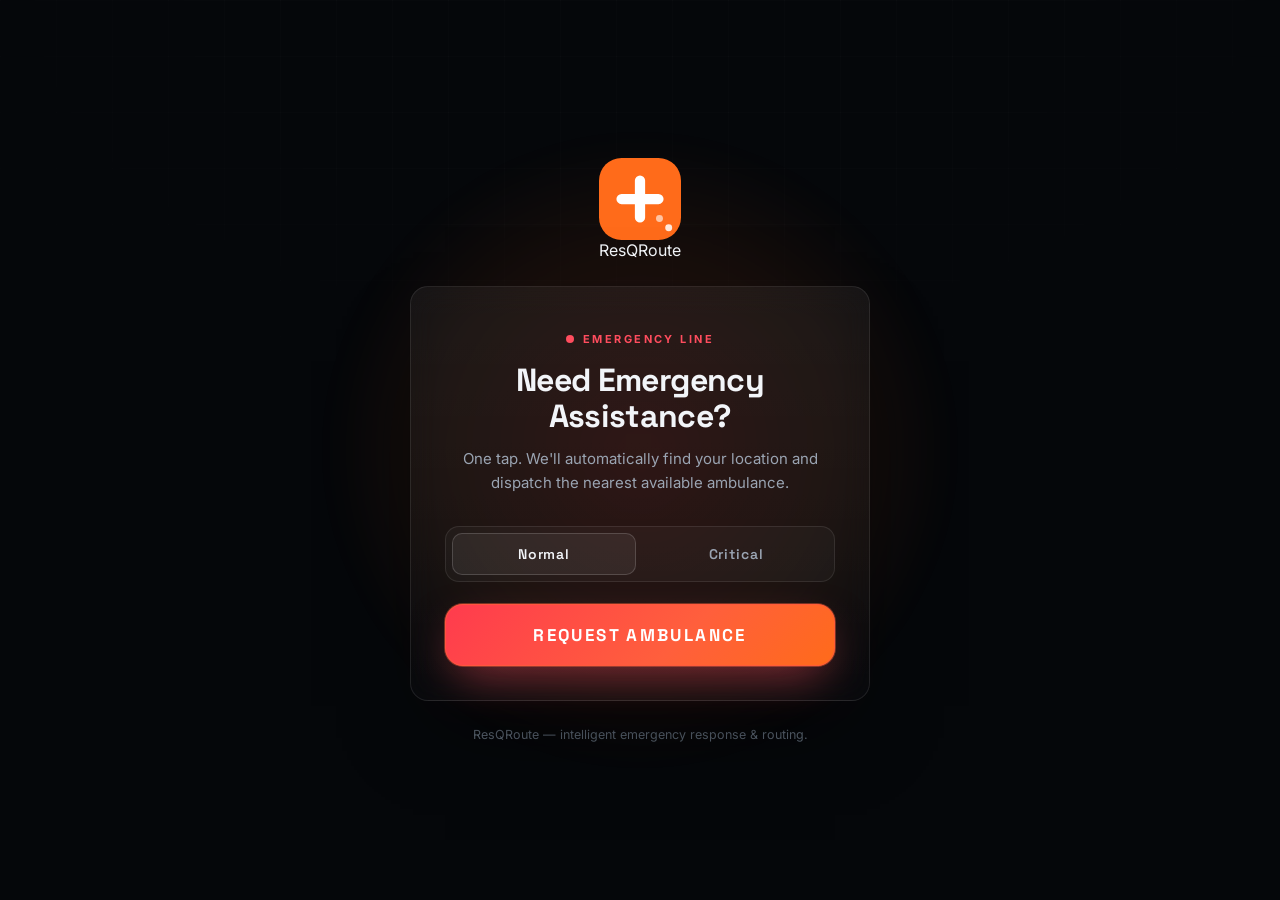
<file: src/main/resources/static/victim.html>
<!DOCTYPE html>
<html lang="en">
<head>
  <meta charset="UTF-8">
  <meta name="viewport" content="width=device-width, initial-scale=1.0, viewport-fit=cover">
  <meta name="theme-color" content="#05070a">
  <meta name="description"
        content="ResQRoute Emergency — request an ambulance with one tap. We locate you automatically and dispatch the nearest available unit.">
  <title>ResQRoute Emergency — Request an Ambulance</title>

  <link rel="icon"
        href="data:image/svg+xml,%3Csvg xmlns='http://www.w3.org/2000/svg' viewBox='0 0 64 64'%3E%3Crect width='64' height='64' rx='14' fill='%23ff6b1a'/%3E%3Cpath d='M32 18v28M18 32h28' stroke='white' stroke-width='8' stroke-linecap='round'/%3E%3C/svg%3E">

  <!-- Typography -->
  <link rel="preconnect" href="https://fonts.googleapis.com">
  <link rel="preconnect" href="https://fonts.gstatic.com" crossorigin>
  <link href="https://fonts.googleapis.com/css2?family=Inter:wght@400;500;600;700&family=Space+Grotesk:wght@500;600;700&display=swap"
        rel="stylesheet">

  <!-- ResQRoute design system -->
  <link rel="stylesheet" href="css/theme.css">
  <link rel="stylesheet" href="css/victim.css">
  <link rel="stylesheet" href="css/guidance.css">
</head>

<body class="victim-page">

<div class="bg-grid"></div>
<div class="victim-aura"></div>

<main class="victim-wrap">

  <div class="brand plain">
    <svg class="brand-mark" viewBox="0 0 40 40" fill="none" aria-hidden="true">
      <rect width="40" height="40" rx="11" fill="#ff6b1a"/>
      <path d="M20 11v18M11 20h18" stroke="#fff" stroke-width="5"
            stroke-linecap="round"/>
      <circle cx="29.5" cy="29.5" r="1.7" fill="rgba(255,255,255,.6)"/>
      <circle cx="34" cy="34" r="1.7" fill="rgba(255,255,255,.85)"/>
    </svg>
    <span>ResQ<span class="brand-accent">Route</span></span>
  </div>

  <div class="glass victim-card">

    <div class="victim-eyebrow">
      <span class="pulse-dot red"></span>
      Emergency Line
    </div>

    <h1>Need Emergency Assistance?</h1>

    <p class="victim-sub">
      One tap. We'll automatically find your location and dispatch
      the nearest available ambulance.
    </p>

    <!-- Severity: CRITICAL emergencies get first claim on the next free ambulance -->
    <div class="severity-select" role="group" aria-label="Emergency severity">
      <button type="button"
              class="severity-option active"
              data-severity="NORMAL"
              onclick="setSeverity('NORMAL')">
        Normal
      </button>
      <button type="button"
              class="severity-option critical"
              data-severity="CRITICAL"
              onclick="setSeverity('CRITICAL')">
        Critical
      </button>
    </div>

    <button id="requestButton"
            class="btn-sos"
            onclick="requestAmbulance()">
      <span class="sos-rings"></span>
      REQUEST AMBULANCE
    </button>

    <!-- 3-step progress (Locating -> Matching -> Dispatched) -->
    <div id="victimFlow" class="victim-flow">

      <div class="flow-step" data-step="locating">
        <div class="flow-dot"></div>
        <div class="flow-text">Locating you…</div>
      </div>

      <div class="flow-step" data-step="matching">
        <div class="flow-dot"></div>
        <div class="flow-text">Finding the best available ambulance…</div>
      </div>

      <div class="flow-step" data-step="done">
        <div class="flow-dot"></div>
        <div class="flow-text">Ambulance dispatched</div>
      </div>

    </div>

    <!-- Status / result / error messages -->
    <div id="status" class="status hidden"></div>

    <!-- Private tracking link for THIS dispatch (appears after success) -->
    <a id="trackButton" class="btn-track hidden" href="#">
      <svg width="16" height="16" viewBox="0 0 24 24" fill="none"
           stroke="currentColor" stroke-width="2.4" stroke-linecap="round">
        <path d="M12 21s-7-5.6-7-11a7 7 0 0 1 14 0c0 5.4-7 11-7 11z"/>
        <circle cx="12" cy="10" r="2.5"/>
      </svg>
      TRACK MY AMBULANCE
    </a>

    <button id="retryButton"
            class="btn btn-ghost hidden"
            onclick="requestAmbulance()">
      Try Again
    </button>

    <!-- WHILE YOU WAIT: optional, shown only AFTER the dispatch exists.
         The guidance below can never delay the dispatch — the
         ambulance is already on its way. -->
    <section id="guidanceSection" class="guidance-panel hidden">
      <div class="guidance-eyebrow">
        <span class="pulse-dot orange"></span>
        WHILE YOU WAIT
      </div>
      <h2 class="guidance-title-block">What is happening?</h2>
      <p class="guidance-sub">
        Describe the situation, then pick a category to get simple
        first-aid guidance. This step is completely optional — your
        ambulance is already on its way and tracking works without it.
      </p>

      <textarea id="guidanceText" class="guidance-textarea"
                placeholder="e.g. My father collapsed and is not responding"></textarea>

      <div class="guidance-actions">
        <button type="button" class="btn btn-ghost"
                onclick="showGuidanceCategories()">
          GET IMMEDIATE GUIDANCE
        </button>
      </div>

      <div id="guidanceChips" class="guidance-chips hidden"></div>
      <div id="guidanceOutput" class="guidance-output hidden"></div>

      <p class="guidance-note">
        Including "I'm not sure what is happening" — you will still get
        safe general guidance, and it changes nothing about your
        ambulance.
      </p>
    </section>

  </div>

  <div class="victim-foot">
    <span>ResQRoute — intelligent emergency response & routing.</span>
  </div>

</main>

<!-- ResQRoute victim logic -->
<script src="js/victim.js"></script>
<script src="js/guidance.js"></script>
<script>
  function showGuidanceCategories() {
    const chips = document.getElementById("guidanceChips");
    chips.classList.remove("hidden");

    resqRenderGuidanceChips("guidanceChips", (categoryId) => {
      resqRenderGuidanceText("guidanceOutput", categoryId);
    });

    chips.scrollIntoView({ behavior: "smooth", block: "nearest" });
  }
</script>

</body>
</html>
</file>
<file: src/main/resources/static/css/theme.css>
/* ============================================================================
   ResQRoute — Shared Design System (theme.css)
   Dark futuristic emergency-response theme with orange accent.
   Used by: index.html (staff login), command.html, victim.html,
   track.html and their shared components.
   ============================================================================ */

/* ----------------------------------------------------------------------------
   1. Design tokens
---------------------------------------------------------------------------- */
:root {
  /* Backgrounds */
  --bg-0: #05070a;            /* page base (near black) */
  --bg-1: #090c11;            /* raised panels */
  --bg-2: #0e1219;            /* inputs, wells */

  /* Glass surfaces */
  --surface: rgba(255, 255, 255, 0.035);
  --surface-2: rgba(255, 255, 255, 0.06);
  --border: rgba(255, 255, 255, 0.09);
  --border-strong: rgba(255, 255, 255, 0.16);

  /* Brand: orange */
  --orange: #ff6b1a;
  --orange-2: #ff9147;
  --orange-deep: #e2560b;
  --orange-glow: rgba(255, 107, 26, 0.35);
  --orange-soft: rgba(255, 107, 26, 0.12);
  --orange-faint: rgba(255, 107, 26, 0.05);

  /* Status colors */
  --red: #ff4d5e;
  --red-soft: rgba(255, 77, 94, 0.12);
  --green: #2ee6a8;
  --green-soft: rgba(46, 230, 168, 0.12);
  --blue: #4da3ff;
  --blue-soft: rgba(77, 163, 255, 0.12);

  /* Text */
  --text: #f2f5f9;
  --text-dim: #9aa4b2;
  --text-faint: #5d6875;

  /* Type */
  --font-display: "Space Grotesk", "Segoe UI", system-ui, sans-serif;
  --font-body: "Inter", "Segoe UI", system-ui, sans-serif;
  --font-mono: "JetBrains Mono", ui-monospace, "Cascadia Code", Consolas, monospace;

  /* Shape & motion */
  --radius: 18px;
  --radius-sm: 12px;
  --ease: cubic-bezier(0.22, 0.61, 0.36, 1);
  --nav-h: 74px;
}

/* ----------------------------------------------------------------------------
   2. Base
---------------------------------------------------------------------------- */
* {
  box-sizing: border-box;
}

html {
  scroll-behavior: smooth;
}

body {
  margin: 0;
  font-family: var(--font-body);
  background: var(--bg-0);
  color: var(--text);
  -webkit-font-smoothing: antialiased;
  text-rendering: optimizeLegibility;
  overflow-x: hidden;
}

img,
svg {
  display: block;
}

a {
  color: inherit;
  text-decoration: none;
}

::selection {
  background: var(--orange);
  color: #0b0d10;
}

/* Slim dark scrollbar */
::-webkit-scrollbar {
  width: 10px;
  height: 10px;
}

::-webkit-scrollbar-track {
  background: var(--bg-0);
}

::-webkit-scrollbar-thumb {
  background: #232a35;
  border-radius: 8px;
  border: 2px solid var(--bg-0);
}

::-webkit-scrollbar-thumb:hover {
  background: #313b4a;
}

/* ----------------------------------------------------------------------------
   3. Typography helpers
---------------------------------------------------------------------------- */
.hidden {
  display: none !important;
}

h1, h2, h3, h4 {
  font-family: var(--font-display);
  font-weight: 700;
  letter-spacing: -0.02em;
  color: var(--text);
}

.eyebrow {
  display: inline-flex;
  align-items: center;
  gap: 10px;
  font-size: 12px;
  font-weight: 700;
  letter-spacing: 0.22em;
  text-transform: uppercase;
  color: var(--orange-2);
}

.eyebrow::before {
  content: "";
  width: 22px;
  height: 2px;
  background: linear-gradient(90deg, var(--orange), transparent);
  border-radius: 2px;
}

.section-title {
  font-size: clamp(28px, 4vw, 44px);
  line-height: 1.1;
  margin: 14px 0 12px;
}

.section-sub {
  color: var(--text-dim);
  font-size: clamp(15px, 1.6vw, 17px);
  line-height: 1.65;
  max-width: 620px;
}

.text-dim {
  color: var(--text-dim);
}

.text-faint {
  color: var(--text-faint);
}

.accent {
  color: var(--orange);
}

.mono {
  font-family: var(--font-mono);
}

/* ----------------------------------------------------------------------------
   4. Layout utilities
---------------------------------------------------------------------------- */
.container {
  width: min(1180px, calc(100% - 48px));
  margin-inline: auto;
}

.section {
  padding: 96px 0;
  scroll-margin-top: calc(var(--nav-h) + 12px);
}

.section-head {
  margin-bottom: 44px;
}

/* ----------------------------------------------------------------------------
   5. Buttons
---------------------------------------------------------------------------- */
.btn {
  position: relative;
  display: inline-flex;
  align-items: center;
  justify-content: center;
  gap: 10px;
  padding: 13px 24px;
  border-radius: 14px;
  border: 1px solid transparent;
  font-family: var(--font-display);
  font-size: 15px;
  font-weight: 600;
  letter-spacing: 0.01em;
  color: var(--text);
  background: transparent;
  cursor: pointer;
  text-decoration: none;
  white-space: nowrap;
  transition:
    transform 0.25s var(--ease),
    box-shadow 0.25s var(--ease),
    background 0.25s var(--ease),
    border-color 0.25s var(--ease),
    color 0.25s var(--ease);
  overflow: hidden;
  user-select: none;
}

.btn:active {
  transform: translateY(1px) scale(0.99);
}

/* Primary: orange gradient with glow */
.btn-primary {
  background: linear-gradient(135deg, var(--orange) 0%, #ff8a3d 100%);
  color: #14080a;
  box-shadow:
    0 0 0 1px rgba(255, 130, 50, 0.35),
    0 10px 30px -10px var(--orange-glow);
}

.btn-primary:hover {
  transform: translateY(-2px);
  box-shadow:
    0 0 0 1px rgba(255, 140, 60, 0.55),
    0 16px 42px -8px var(--orange-glow);
}

/* Light sweep on hover (premium shine) */
.btn-primary::after {
  content: "";
  position: absolute;
  top: 0;
  left: -80%;
  width: 55%;
  height: 100%;
  background: linear-gradient(100deg, transparent, rgba(255, 255, 255, 0.5), transparent);
  transform: skewX(-20deg);
  transition: left 0.6s var(--ease);
}

.btn-primary:hover::after {
  left: 130%;
}

/* Ghost: glass button */
.btn-ghost {
  background: var(--surface);
  border-color: var(--border);
  color: var(--text);
  backdrop-filter: blur(10px);
  -webkit-backdrop-filter: blur(10px);
}

.btn-ghost:hover {
  background: var(--surface-2);
  border-color: var(--border-strong);
  transform: translateY(-2px);
}

/* Emergency: red for SOS */
.btn-danger {
  background: linear-gradient(135deg, #ff3b4e, #ff5f3c);
  color: #fff;
  box-shadow: 0 10px 30px -10px rgba(255, 77, 94, 0.45);
}

.btn-danger:hover {
  transform: translateY(-2px);
  box-shadow: 0 16px 42px -8px rgba(255, 77, 94, 0.55);
}

/* Small utility buttons (table actions, speed controls) */
.btn-sm {
  padding: 8px 14px;
  font-size: 13px;
  border-radius: 10px;
}

.btn-block {
  width: 100%;
}

.btn[disabled] {
  opacity: 0.55;
  cursor: not-allowed;
  transform: none !important;
}

/* ----------------------------------------------------------------------------
   6. Glass cards
---------------------------------------------------------------------------- */
.glass {
  position: relative;
  background: linear-gradient(180deg, rgba(255, 255, 255, 0.05), rgba(255, 255, 255, 0.02));
  border: 1px solid var(--border);
  border-radius: var(--radius);
  backdrop-filter: blur(14px);
  -webkit-backdrop-filter: blur(14px);
}

.glass-hover {
  transition:
    transform 0.35s var(--ease),
    border-color 0.35s var(--ease),
    box-shadow 0.35s var(--ease);
}

.glass-hover:hover {
  transform: translateY(-4px);
  border-color: rgba(255, 140, 60, 0.35);
  box-shadow:
    0 24px 50px -20px rgba(0, 0, 0, 0.7),
    0 0 40px -18px var(--orange-glow);
}

/* Card header + label styles used across pages */
.card-label {
  font-size: 11px;
  font-weight: 700;
  letter-spacing: 0.18em;
  text-transform: uppercase;
  color: var(--text-faint);
}

.card-value {
  font-family: var(--font-display);
  font-size: 20px;
  font-weight: 700;
  color: var(--text);
  margin-top: 6px;
  overflow-wrap: anywhere;
}

.card-sub {
  font-size: 12.5px;
  color: var(--text-dim);
  margin-top: 4px;
}

/* ----------------------------------------------------------------------------
   7. Badges & status pills
---------------------------------------------------------------------------- */
.badge {
  display: inline-flex;
  align-items: center;
  gap: 6px;
  padding: 5px 11px;
  border-radius: 999px;
  font-size: 11.5px;
  font-weight: 600;
  letter-spacing: 0.06em;
  background: var(--surface-2);
  border: 1px solid var(--border);
  color: var(--text-dim);
  white-space: nowrap;
}

.badge::before {
  content: "";
  width: 6px;
  height: 6px;
  border-radius: 50%;
  background: currentColor;
  flex: none;
}

.badge-available,
.badge-success {
  color: var(--green);
  background: var(--green-soft);
  border-color: rgba(46, 230, 168, 0.25);
}

.badge-busy,
.badge-warning {
  color: var(--orange-2);
  background: var(--orange-soft);
  border-color: rgba(255, 140, 60, 0.3);
}

.badge-to_victim,
.badge-to_hospital,
.badge-at_victim,
.badge-info {
  color: var(--blue);
  background: var(--blue-soft);
  border-color: rgba(77, 163, 255, 0.28);
}

.badge-dispatched,
.badge-error {
  color: var(--red);
  background: var(--red-soft);
  border-color: rgba(255, 77, 94, 0.28);
}

/* Traffic colors */
.traffic-low {
  color: var(--green);
}

.traffic-medium {
  color: var(--orange-2);
}

.traffic-high {
  color: var(--red);
}

/* ----------------------------------------------------------------------------
   8. Forms
---------------------------------------------------------------------------- */
.field {
  display: flex;
  flex-direction: column;
  gap: 8px;
}

.field label {
  font-size: 12px;
  font-weight: 700;
  letter-spacing: 0.12em;
  text-transform: uppercase;
  color: var(--text-dim);
}

.field input,
.field select {
  padding: 12px 14px;
  border-radius: var(--radius-sm);
  border: 1px solid var(--border);
  background: var(--bg-2);
  color: var(--text);
  font-family: var(--font-body);
  font-size: 14.5px;
  outline: none;
  transition: border-color 0.25s var(--ease), box-shadow 0.25s var(--ease), background 0.25s var(--ease);
}

.field input::placeholder {
  color: var(--text-faint);
}

.field input:focus,
.field select:focus {
  border-color: rgba(255, 140, 60, 0.55);
  box-shadow: 0 0 0 3px var(--orange-faint);
  background: #10151d;
}

.field select {
  appearance: none;
  background-image: url("data:image/svg+xml,%3Csvg xmlns='http://www.w3.org/2000/svg' width='12' height='8' viewBox='0 0 12 8'%3E%3Cpath d='M1 1l5 5 5-5' stroke='%239aa4b2' stroke-width='2' fill='none' stroke-linecap='round'/%3E%3C/svg%3E");
  background-repeat: no-repeat;
  background-position: right 14px center;
  padding-right: 38px;
}

.field select option {
  background: var(--bg-1);
  color: var(--text);
}

/* ----------------------------------------------------------------------------
   9. Tables
---------------------------------------------------------------------------- */
.table-wrap {
  overflow-x: auto;
  border-radius: var(--radius);
  border: 1px solid var(--border);
  background: rgba(255, 255, 255, 0.02);
}

table {
  width: 100%;
  border-collapse: collapse;
  min-width: 640px;
}

th, td {
  padding: 14px 16px;
  text-align: left;
  font-size: 14px;
  border-bottom: 1px solid rgba(255, 255, 255, 0.055);
}

th {
  font-size: 11px;
  font-weight: 700;
  letter-spacing: 0.16em;
  text-transform: uppercase;
  color: var(--text-faint);
  background: rgba(255, 255, 255, 0.028);
}

td {
  color: var(--text-dim);
}

tbody tr {
  transition: background 0.2s var(--ease);
}

tbody tr:hover {
  background: rgba(255, 107, 26, 0.045);
}

tbody tr:last-child td {
  border-bottom: none;
}

/* Search input used on the command center */
.search {
  width: 100%;
  padding: 13px 16px;
  border-radius: var(--radius-sm);
  border: 1px solid var(--border);
  background: var(--bg-2);
  color: var(--text);
  font-size: 14.5px;
  font-family: var(--font-body);
  outline: none;
  transition: border-color 0.25s var(--ease), box-shadow 0.25s var(--ease);
}

.search:focus {
  border-color: rgba(255, 140, 60, 0.55);
  box-shadow: 0 0 0 3px var(--orange-faint);
}

.search::placeholder {
  color: var(--text-faint);
}

/* ----------------------------------------------------------------------------
   10. Toast notifications (replace blocking alert())
---------------------------------------------------------------------------- */
.toast-stack {
  position: fixed;
  right: 22px;
  bottom: 22px;
  z-index: 10000;
  display: flex;
  flex-direction: column;
  gap: 10px;
  pointer-events: none;
}

.toast {
  display: flex;
  align-items: center;
  gap: 10px;
  min-width: 260px;
  max-width: 380px;
  padding: 14px 18px;
  border-radius: 14px;
  font-size: 14px;
  font-weight: 500;
  color: var(--text);
  background: rgba(16, 20, 27, 0.92);
  border: 1px solid var(--border-strong);
  backdrop-filter: blur(16px);
  -webkit-backdrop-filter: blur(16px);
  box-shadow: 0 20px 45px -15px rgba(0, 0, 0, 0.8);
  opacity: 0;
  transform: translateX(24px);
  transition: opacity 0.35s var(--ease), transform 0.35s var(--ease);
  pointer-events: auto;
}

.toast::before {
  content: "";
  width: 9px;
  height: 9px;
  border-radius: 50%;
  background: var(--blue);
  flex: none;
  box-shadow: 0 0 10px currentColor;
}

.toast.show {
  opacity: 1;
  transform: translateX(0);
}

.toast-success {
  border-color: rgba(46, 230, 168, 0.35);
}

.toast-success::before {
  background: var(--green);
}

.toast-error {
  border-color: rgba(255, 77, 94, 0.4);
}

.toast-error::before {
  background: var(--red);
}

.toast-info::before {
  background: var(--orange);
}

/* ----------------------------------------------------------------------------
   11. Scroll-reveal animations (driven by IntersectionObserver in JS)
---------------------------------------------------------------------------- */
.reveal {
  opacity: 0;
  transform: translateY(22px);
  transition:
    opacity 0.75s var(--ease),
    transform 0.75s var(--ease);
  transition-delay: var(--d, 0s);
  will-change: opacity, transform;
}

.reveal.visible {
  opacity: 1;
  transform: translateY(0);
}

.reveal-left {
  transform: translateX(-26px);
}

.reveal-right {
  transform: translateX(26px);
}

.reveal-scale {
  transform: scale(0.96);
}

/* Skeleton shimmer (used while data loads) */
.skeleton {
  position: relative;
  overflow: hidden;
  background: var(--surface);
  border-radius: var(--radius);
}

.skeleton::after {
  content: "";
  position: absolute;
  inset: 0;
  background: linear-gradient(90deg, transparent, rgba(255, 255, 255, 0.06), transparent);
  transform: translateX(-100%);
  animation: skeletonSweep 1.4s ease-in-out infinite;
}

@keyframes skeletonSweep {
  100% { transform: translateX(100%); }
}

/* Soft pulsing dot ("live" indicators) */
.pulse-dot {
  width: 8px;
  height: 8px;
  border-radius: 50%;
  background: var(--green);
  box-shadow: 0 0 0 0 rgba(46, 230, 168, 0.6);
  animation: pulseDot 2s ease-out infinite;
  flex: none;
}

.pulse-dot.orange {
  background: var(--orange);
  box-shadow: 0 0 0 0 rgba(255, 107, 26, 0.6);
}

.pulse-dot.red {
  background: var(--red);
  box-shadow: 0 0 0 0 rgba(255, 77, 94, 0.6);
}

@keyframes pulseDot {
  0%   { box-shadow: 0 0 0 0 rgba(46, 230, 168, 0.45); }
  70%  { box-shadow: 0 0 0 9px rgba(46, 230, 168, 0); }
  100% { box-shadow: 0 0 0 0 rgba(46, 230, 168, 0); }
}

/* ----------------------------------------------------------------------------
   12. Leaflet — dark futuristic map skin
---------------------------------------------------------------------------- */
.leaflet-container {
  background: #0a0d12;
  font-family: var(--font-body);
  outline: none;
}

.leaflet-popup-content-wrapper,
.leaflet-popup-tip {
  background: rgba(16, 20, 27, 0.95);
  color: var(--text);
  border: 1px solid var(--border-strong);
  box-shadow: 0 18px 40px -12px rgba(0, 0, 0, 0.8);
  backdrop-filter: blur(12px);
  -webkit-backdrop-filter: blur(12px);
}

.leaflet-popup-content {
  font-family: var(--font-body);
  font-size: 13px;
  line-height: 1.55;
  margin: 12px 16px;
}

.leaflet-popup-content b {
  color: var(--orange-2);
  font-family: var(--font-display);
  letter-spacing: 0.04em;
}

.leaflet-popup-close-button {
  color: var(--text-faint) !important;
}

.leaflet-control-attribution {
  background: rgba(5, 7, 10, 0.75) !important;
  color: var(--text-faint) !important;
  font-size: 10.5px !important;
  border-radius: 8px 0 0 0;
}

.leaflet-control-attribution a {
  color: var(--text-dim) !important;
}

.leaflet-bar a,
.leaflet-bar a:hover {
  background: rgba(16, 20, 27, 0.95) !important;
  color: var(--text) !important;
  border-color: var(--border) !important;
}

.leaflet-bar a:hover {
  background: rgba(30, 36, 46, 0.95) !important;
}

/* Custom markers (built with L.divIcon in JS) */
.leaflet-div-icon.qr-marker {
  background: transparent;
  border: none;
}

.marker {
  position: relative;
  width: 26px;
  height: 26px;
}

.marker .marker-pulse {
  position: absolute;
  inset: 0;
  border-radius: 50%;
  border: 2px solid currentColor;
  opacity: 0.8;
  animation: markerPulse 2.2s ease-out infinite;
}

.marker .marker-core {
  position: absolute;
  left: 50%;
  top: 50%;
  width: 14px;
  height: 14px;
  transform: translate(-50%, -50%);
  border-radius: 50%;
  border: 2.5px solid rgba(255, 255, 255, 0.92);
}

@keyframes markerPulse {
  0%   { transform: scale(0.55); opacity: 0.85; }
  100% { transform: scale(2.1); opacity: 0; }
}

/* Victim / emergency marker: red */
.marker-victim {
  color: var(--red);
}

.marker-victim .marker-core {
  background: var(--red);
  box-shadow: 0 0 14px rgba(255, 77, 94, 0.9);
}

/* Ambulance marker: orange square with white medical cross */
.marker-ambulance {
  color: var(--orange);
  width: 30px;
  height: 30px;
}

.marker-ambulance .marker-pulse {
  border-radius: 10px;
  animation-duration: 1.6s;
}

.marker-ambulance .marker-core {
  width: 26px;
  height: 26px;
  border-radius: 9px;
  border: none;
  background: linear-gradient(135deg, var(--orange), #ff8a3d);
  box-shadow:
    0 0 18px var(--orange-glow),
    0 4px 10px rgba(0, 0, 0, 0.5);
}

/* White cross drawn with two bars */
.marker-ambulance .marker-core::before,
.marker-ambulance .marker-core::after {
  content: "";
  position: absolute;
  left: 50%;
  top: 50%;
  transform: translate(-50%, -50%);
  background: #fff;
  border-radius: 1.5px;
}

.marker-ambulance .marker-core::before {
  width: 14px;
  height: 4px;
}

.marker-ambulance .marker-core::after {
  width: 4px;
  height: 14px;
}

/* Hospital marker: green with cross */
.marker-hospital {
  color: var(--green);
}

.marker-hospital .marker-core {
  background: var(--green);
  box-shadow: 0 0 14px rgba(46, 230, 168, 0.8);
}

/* Flowing light along route polylines (className: route-flow) */
.route-flow {
  stroke-dasharray: 2 16;
  stroke-linecap: round;
  animation: routeFlow 1.15s linear infinite;
}

@keyframes routeFlow {
  from { stroke-dashoffset: 0; }
  to   { stroke-dashoffset: -18; }
}

/* ----------------------------------------------------------------------------
   13. Ambient page background (used on all pages)
---------------------------------------------------------------------------- */
.bg-aura {
  position: fixed;
  inset: 0;
  z-index: -2;
  pointer-events: none;
  background:
    radial-gradient(900px 520px at 85% -10%, rgba(255, 107, 26, 0.09), transparent 60%),
    radial-gradient(700px 500px at -10% 30%, rgba(77, 163, 255, 0.05), transparent 60%),
    radial-gradient(800px 600px at 50% 110%, rgba(255, 107, 26, 0.05), transparent 60%),
    var(--bg-0);
}

/* Subtle map-grid texture layer */
.bg-grid {
  position: fixed;
  inset: 0;
  z-index: -1;
  pointer-events: none;
  opacity: 0.5;
  background-image:
    linear-gradient(rgba(255, 255, 255, 0.028) 1px, transparent 1px),
    linear-gradient(90deg, rgba(255, 255, 255, 0.028) 1px, transparent 1px);
  background-size: 56px 56px;
  mask-image: radial-gradient(ellipse 90% 70% at 50% 0%, #000 30%, transparent 75%);
  -webkit-mask-image: radial-gradient(ellipse 90% 70% at 50% 0%, #000 30%, transparent 75%);
}

/* ----------------------------------------------------------------------------
   14. Reduced motion — accessibility
---------------------------------------------------------------------------- */
@media (prefers-reduced-motion: reduce) {
  *,
  *::before,
  *::after {
    animation-duration: 0.01ms !important;
    animation-iteration-count: 1 !important;
    transition-duration: 0.01ms !important;
  }

  html {
    scroll-behavior: auto;
  }

  .reveal {
    opacity: 1;
    transform: none;
  }
}
</file>
<file: src/main/resources/static/css/victim.css>
/* ============================================================================
   ResQRoute — Victim Emergency Page styles (victim.css)
   Simple, calm, mobile-first. One big button. No coordinates shown.
   Depends on: theme.css (shared design system)
   ============================================================================ */

body.victim-page {
  min-height: 100vh;
  min-height: 100dvh;
  display: flex;
  align-items: center;
  justify-content: center;
  padding: 28px 18px;
}

.victim-wrap {
  width: 100%;
  max-width: 460px;
  display: flex;
  flex-direction: column;
  align-items: center;
  gap: 26px;
  animation: victimIn 0.8s var(--ease);
}

@keyframes victimIn {
  from { opacity: 0; transform: translateY(26px); }
  to   { opacity: 1; transform: translateY(0); }
}

/* Ambient glow behind the card */
.victim-aura {
  position: fixed;
  z-index: -1;
  width: 640px;
  height: 640px;
  border-radius: 50%;
  background: radial-gradient(circle, rgba(255, 60, 40, 0.14), rgba(255, 107, 26, 0.07) 45%, transparent 70%);
  filter: blur(10px);
  pointer-events: none;
}

/* Card */
.victim-card {
  width: 100%;
  padding: 40px 34px 34px;
  text-align: center;
  box-shadow: 0 40px 90px -35px rgba(0, 0, 0, 0.85);
}

.victim-eyebrow {
  display: inline-flex;
  align-items: center;
  gap: 9px;
  font-size: 11px;
  font-weight: 700;
  letter-spacing: 0.22em;
  color: var(--red);
  text-transform: uppercase;
}

.victim-card h1 {
  font-size: clamp(26px, 6vw, 32px);
  line-height: 1.12;
  margin: 16px 0 12px;
}

.victim-card .victim-sub {
  color: var(--text-dim);
  font-size: 15px;
  line-height: 1.65;
  margin: 0 0 30px;
}

/* Severity segmented control (Normal / Critical) */
.severity-select {
  display: flex;
  gap: 8px;
  margin: 0 0 22px;
  padding: 6px;
  border-radius: 14px;
  border: 1px solid var(--border);
  background: rgba(255, 255, 255, 0.03);
}

.severity-option {
  flex: 1;
  padding: 11px 14px;
  border: 1px solid transparent;
  border-radius: 10px;
  background: transparent;
  color: var(--text-dim);
  font-family: var(--font-display);
  font-size: 14px;
  font-weight: 600;
  letter-spacing: 0.06em;
  cursor: pointer;
  transition: all 0.25s var(--ease);
}

.severity-option:hover {
  color: var(--text);
}

.severity-option.active {
  background: var(--surface-2);
  border-color: var(--border-strong);
  color: var(--text);
}

.severity-option.critical.active {
  background: var(--red-soft);
  border-color: rgba(255, 77, 94, 0.45);
  color: #ff6b7a;
}

/* Big SOS button with pulsing rings */
.btn-sos {
  position: relative;
  width: 100%;
  padding: 20px 26px;
  border: none;
  border-radius: 18px;
  font-family: var(--font-display);
  font-size: 17px;
  font-weight: 700;
  letter-spacing: 0.14em;
  color: #fff;
  cursor: pointer;
  background: linear-gradient(135deg, #ff3b4e, #ff5f3c 60%, #ff6b1a);
  box-shadow:
    0 0 0 1px rgba(255, 100, 60, 0.4),
    0 18px 45px -12px rgba(255, 77, 94, 0.55);
  transition: transform 0.25s var(--ease), box-shadow 0.25s var(--ease);
}

.btn-sos:hover {
  transform: translateY(-2px);
  box-shadow:
    0 0 0 1px rgba(255, 120, 70, 0.6),
    0 24px 60px -12px rgba(255, 77, 94, 0.7);
}

.btn-sos[disabled] {
  opacity: 0.6;
  cursor: wait;
  transform: none;
}

/* Rings pulsing out from the button while idle */
.btn-sos .sos-rings {
  position: absolute;
  inset: 0;
  border-radius: 18px;
  pointer-events: none;
}

.btn-sos .sos-rings::before,
.btn-sos .sos-rings::after {
  content: "";
  position: absolute;
  inset: 0;
  border-radius: 18px;
  border: 1.5px solid rgba(255, 90, 60, 0.55);
  animation: sosPulse 2.6s ease-out infinite;
}

.btn-sos .sos-rings::after {
  animation-delay: 1.3s;
}

.btn-sos[disabled] .sos-rings {
  display: none;
}

@keyframes sosPulse {
  0%   { transform: scale(1); opacity: 0.75; }
  100% { transform: scale(1.22); opacity: 0; }
}

/* Status / progress flow */
.victim-flow {
  margin-top: 28px;
  display: none;
}

.victim-flow.show {
  display: block;
  animation: victimIn 0.5s var(--ease);
}

.flow-step {
  display: flex;
  align-items: center;
  gap: 14px;
  padding: 11px 4px;
  opacity: 0.4;
  transition: opacity 0.45s var(--ease);
}

.flow-step.active,
.flow-step.done {
  opacity: 1;
}

.flow-step .flow-dot {
  width: 30px;
  height: 30px;
  flex: none;
  border-radius: 50%;
  border: 2px solid rgba(255, 255, 255, 0.16);
  display: grid;
  place-items: center;
  position: relative;
  transition: border-color 0.4s var(--ease), background 0.4s var(--ease);
}

.flow-step.active .flow-dot {
  border-color: var(--orange);
}

.flow-step.active .flow-dot::after {
  content: "";
  width: 10px;
  height: 10px;
  border-radius: 50%;
  background: var(--orange);
  box-shadow: 0 0 12px var(--orange-glow);
  animation: flowDotBlink 1s ease-in-out infinite;
}

.flow-step.done .flow-dot {
  border-color: var(--green);
  background: var(--green-soft);
}

.flow-step.done .flow-dot::after {
  content: "";
  width: 7px;
  height: 4px;
  border-left: 2px solid var(--green);
  border-bottom: 2px solid var(--green);
  transform: rotate(-45deg) translate(0, -1px);
}

@keyframes flowDotBlink {
  0%, 100% { opacity: 1; }
  50%      { opacity: 0.35; }
}

.flow-step .flow-text {
  font-size: 14.5px;
  font-weight: 500;
  color: var(--text-dim);
  text-align: left;
}

.flow-step.active .flow-text {
  color: var(--text);
}

/* Result card (dispatch confirmed) */
.result-chips {
  display: grid;
  grid-template-columns: 1fr 1fr;
  gap: 12px;
  margin-top: 22px;
}

.result-chip {
  padding: 14px 16px;
  border-radius: 13px;
  background: rgba(255, 255, 255, 0.03);
  border: 1px solid var(--border);
  text-align: left;
}

.result-chip .card-value {
  font-size: 15.5px;
}

.result-chip.wide {
  grid-column: 1 / -1;
}

/* Status message box (kept from original: .status / .success / .error) */
.status {
  margin-top: 24px;
  padding: 18px 20px;
  border-radius: 14px;
  font-size: 14.5px;
  line-height: 1.65;
  background: rgba(255, 255, 255, 0.03);
  border: 1px solid var(--border);
  color: var(--text-dim);
  text-align: left;
  animation: victimIn 0.45s var(--ease);
}

.status.success {
  background: var(--green-soft);
  border-color: rgba(46, 230, 168, 0.35);
  color: var(--text);
}

.status.error {
  background: var(--red-soft);
  border-color: rgba(255, 77, 94, 0.4);
  color: #ffb3ba;
}

.hidden {
  display: none;
}

/* Retry button */
#retryButton {
  margin-top: 18px;
  width: 100%;
}

/* TRACK MY AMBULANCE — the victim's private tracking link */
.btn-track {
  display: flex;
  align-items: center;
  justify-content: center;
  gap: 10px;
  margin-top: 18px;
  padding: 15px 22px;
  border-radius: 14px;
  background: linear-gradient(135deg, #ff8a3d, #ff6b1a);
  color: #fff;
  font-family: "Space Grotesk", sans-serif;
  font-size: 14px;
  font-weight: 700;
  letter-spacing: .1em;
  text-decoration: none;
  box-shadow: 0 14px 30px -12px rgba(255, 107, 26, 0.65);
  transition: transform .15s ease, box-shadow .15s ease;
}

.btn-track:hover {
  transform: translateY(-1px);
  box-shadow: 0 18px 36px -12px rgba(255, 107, 26, 0.8);
}

/* Footer note */
.victim-foot {
  display: flex;
  align-items: center;
  gap: 10px;
  font-size: 12.5px;
  color: var(--text-faint);
}

.victim-foot a {
  color: var(--text-dim);
  border-bottom: 1px dotted var(--text-faint);
  transition: color 0.2s var(--ease);
}

.victim-foot a:hover {
  color: var(--orange-2);
}

@media (max-width: 420px) {
  .victim-card {
    padding: 32px 22px 26px;
  }

  .result-chips {
    grid-template-columns: 1fr;
  }
}

/* Reduced motion: keep the page calm */
@media (prefers-reduced-motion: reduce) {
  .btn-sos .sos-rings::before,
  .btn-sos .sos-rings::after {
    animation: none;
    display: none;
  }
}
</file>
<file: src/main/resources/static/css/guidance.css>
/* ============================================================================
   ResQRoute — WHILE-YOU-WAIT guidance styles (guidance.css)
   Shared by victim.html and track.html.
   ============================================================================ */

.guidance-panel {
  margin-top: 20px;
  border-top: 1px solid var(--border, rgba(255, 255, 255, 0.08));
  padding-top: 18px;
  text-align: left;
}

.guidance-eyebrow {
  display: flex;
  align-items: center;
  gap: 8px;
  font-family: "Space Grotesk", sans-serif;
  font-size: 11px;
  font-weight: 600;
  letter-spacing: .16em;
  color: var(--muted, #8b93a3);
}

.guidance-title-block {
  margin: 10px 0 6px;
  font-family: "Space Grotesk", sans-serif;
  font-size: 17px;
}

.guidance-sub {
  margin: 0 0 12px;
  font-size: 13px;
  color: var(--muted, #8b93a3);
  line-height: 1.5;
}

.guidance-note {
  font-size: 11.5px;
  color: var(--muted, #8b93a3);
  opacity: .85;
}

.guidance-textarea {
  width: 100%;
  box-sizing: border-box;
  min-height: 74px;
  resize: vertical;
  background: rgba(255, 255, 255, 0.04);
  border: 1px solid var(--border, rgba(255, 255, 255, 0.09));
  border-radius: 12px;
  padding: 12px;
  color: var(--text, #eef1f6);
  font-size: 14px;
  font-family: inherit;
  outline: none;
}

.guidance-textarea:focus {
  border-color: var(--accent, #ff6b1a);
}

.guidance-actions {
  margin-top: 12px;
}

.guidance-chips {
  display: flex;
  flex-wrap: wrap;
  gap: 8px;
  margin-top: 14px;
}

.guidance-chip {
  border: 1px solid var(--border, rgba(255, 255, 255, 0.12));
  background: rgba(255, 255, 255, 0.03);
  color: var(--text, #eef1f6);
  border-radius: 999px;
  padding: 9px 14px;
  font-size: 13px;
  font-weight: 500;
  cursor: pointer;
  transition: border-color .2s, background .2s, color .2s;
}

.guidance-chip:hover {
  border-color: var(--accent, #ff6b1a);
}

.guidance-chip.active {
  background: rgba(255, 107, 26, 0.14);
  border-color: var(--accent, #ff6b1a);
  color: #ffd2b6;
}

.guidance-output {
  margin-top: 14px;
}

.guidance-card {
  background: rgba(255, 255, 255, 0.03);
  border: 1px solid var(--border, rgba(255, 255, 255, 0.09));
  border-radius: 14px;
  padding: 16px;
}

.guidance-title {
  font-family: "Space Grotesk", sans-serif;
  font-size: 15px;
  margin-bottom: 10px;
  color: #ffd2b6;
}

.guidance-steps {
  margin: 0 0 12px;
  padding-left: 18px;
  display: flex;
  flex-direction: column;
  gap: 8px;
}

.guidance-steps li {
  font-size: 13.5px;
  line-height: 1.5;
  color: var(--text, #eef1f6);
}

.guidance-disclaimer {
  border-top: 1px dashed var(--border, rgba(255, 255, 255, 0.12));
  padding-top: 10px;
  font-size: 11.5px;
  line-height: 1.5;
  color: var(--muted, #8b93a3);
}
</file>
